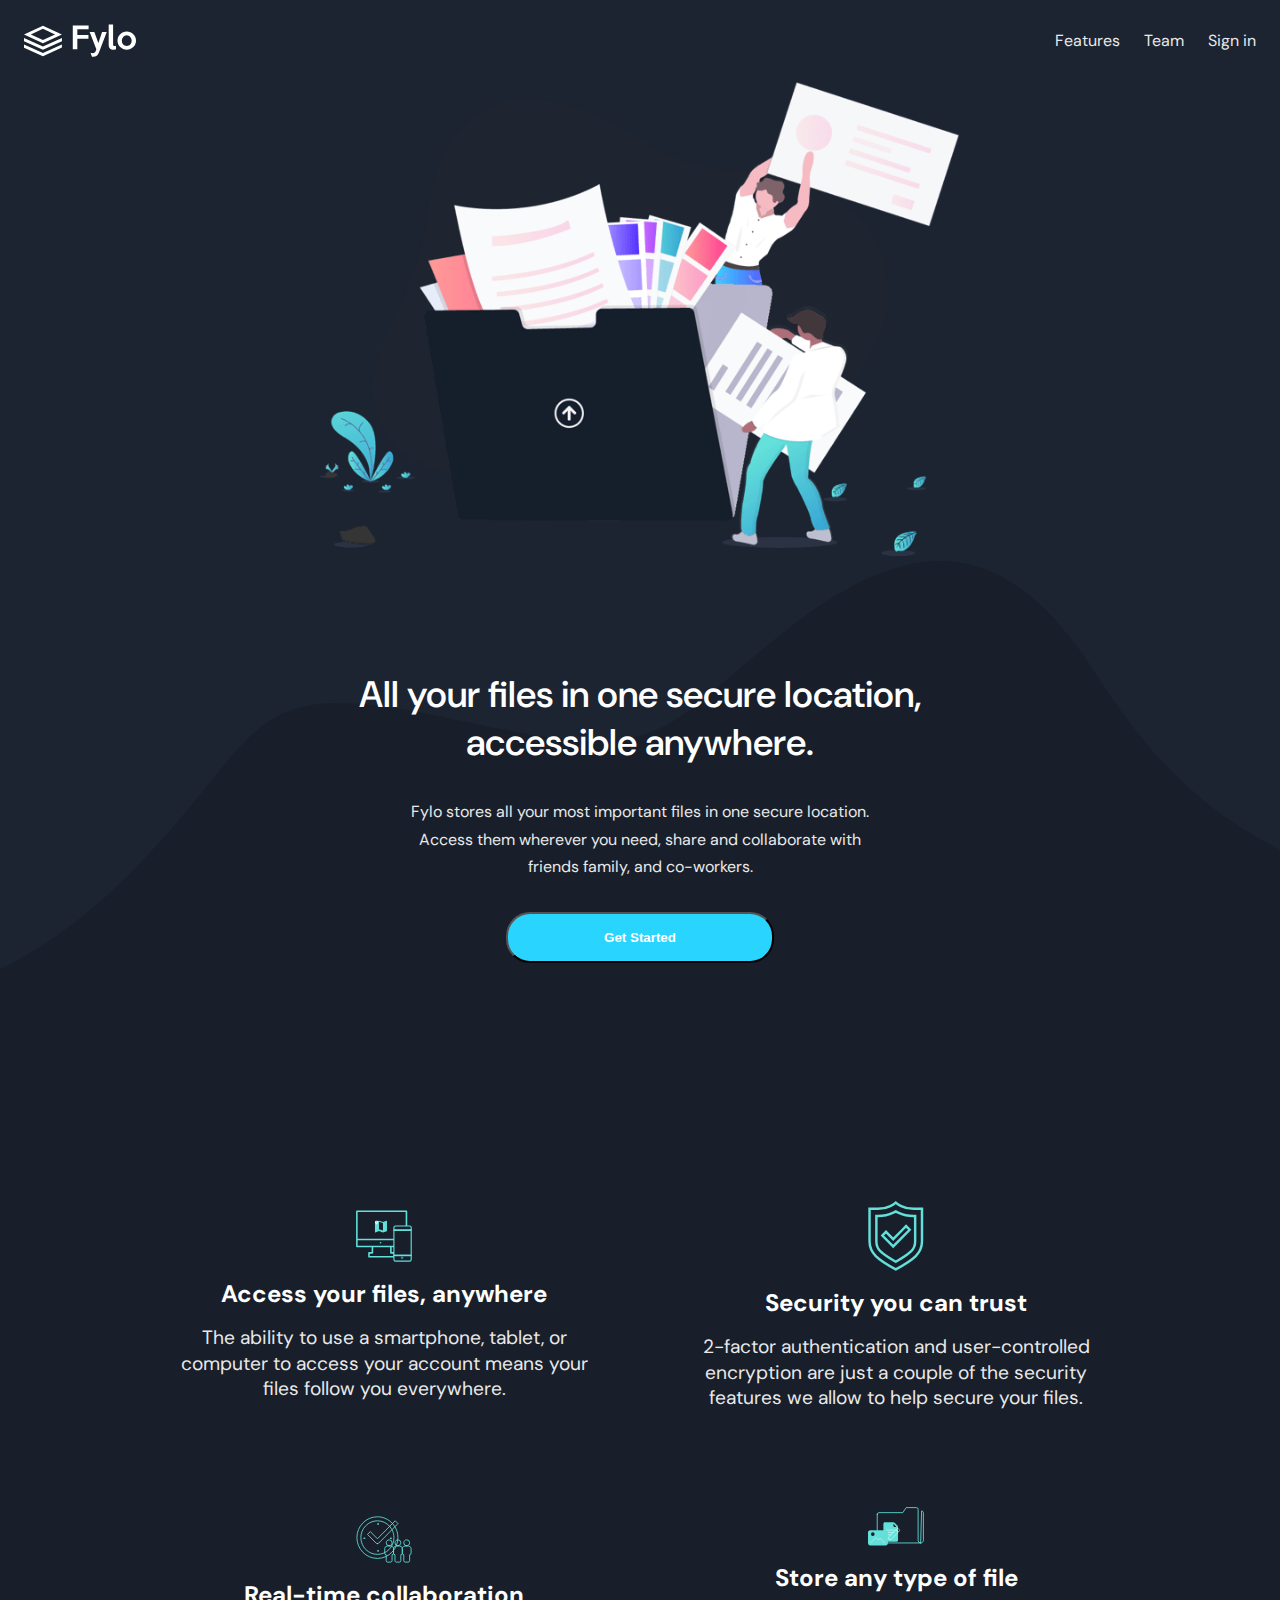
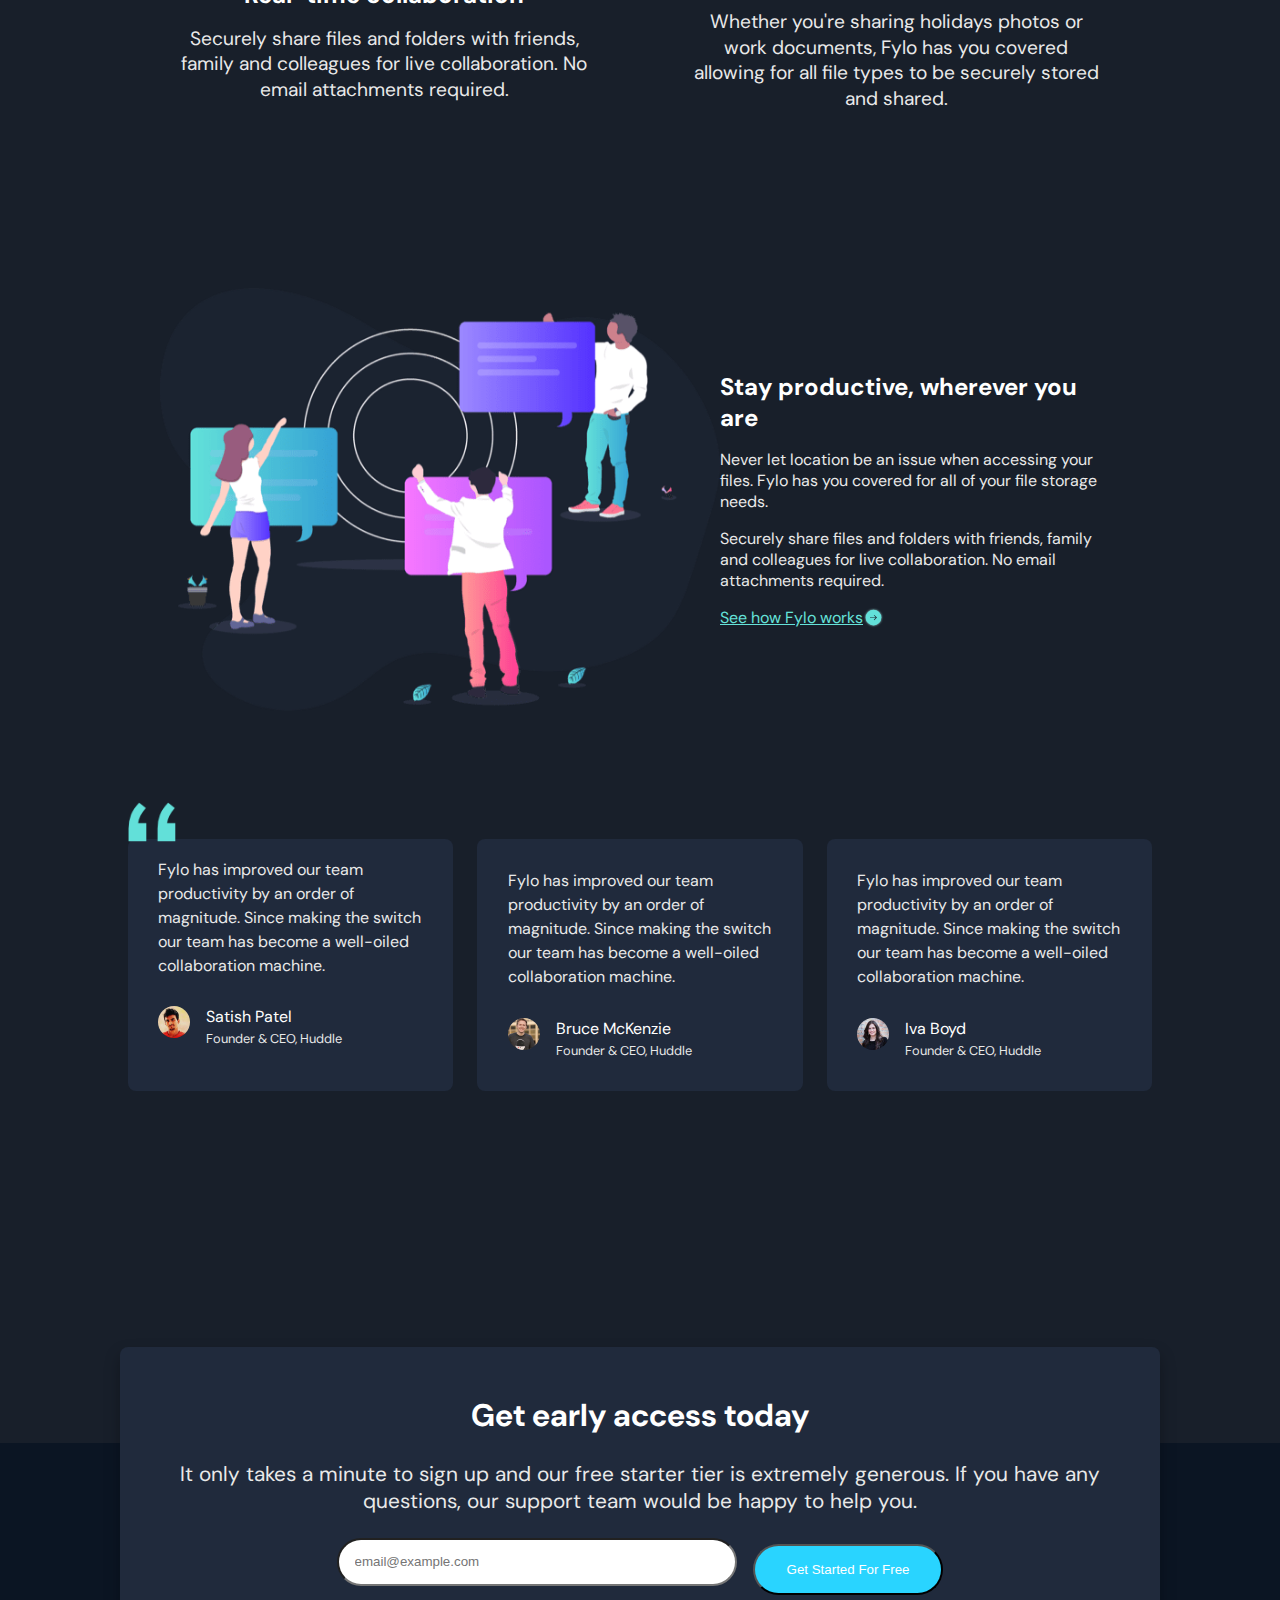
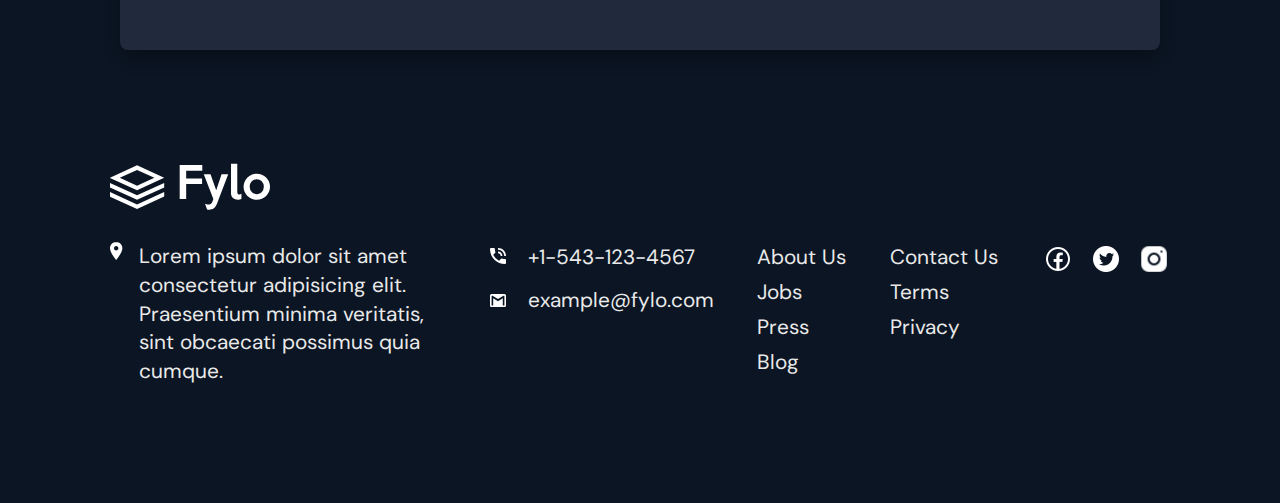
<file: index.html>
<!DOCTYPE html>
<html lang="en">
  <head>
    <meta charset="UTF-8" />
    <meta name="viewport" content="width=device-width, initial-scale=1.0" />
    <link rel="preconnect" href="https://fonts.googleapis.com" />
    <link rel="preconnect" href="https://fonts.gstatic.com" crossorigin />
    <link
      href="https://fonts.googleapis.com/css2?family=DM+Sans:ital,opsz,wght@0,9..40,100..1000;1,9..40,100..1000&family=Raleway:ital,wght@0,100..900;1,100..900&display=swap"
      rel="stylesheet"
    />
    <link rel="preconnect" href="https://fonts.googleapis.com" />
    <link rel="preconnect" href="https://fonts.gstatic.com" crossorigin />
    <link
      href="https://fonts.googleapis.com/css2?family=DM+Sans:ital,opsz,wght@0,9..40,100..1000;1,9..40,100..1000&family=Open+Sans:ital,wght@0,300..800;1,300..800&family=Raleway:ital,wght@0,100..900;1,100..900&display=swap"
      rel="stylesheet"
    />
    <link rel="icon" type="image/png" href="favicon-32x32.png" />
    <link rel="stylesheet" href="style.css" />
    <script src="index.js" defer></script>
    <title>Fylo Landing Page</title>
  </head>
  <body>
    <!-- Header -->
    <header class="header">
      <img src="logo.svg" alt="Fylo logo" class="header-logo" />
      <nav class="header-nav">
        <ul class="nav-list">
          <li class="nav-item"><a href="" class="nav-link">Features</a></li>
          <li class="nav-item"><a href="" class="nav-link">Team</a></li>
          <li class="nav-item"><a href="" class="nav-link">Sign in</a></li>
        </ul>
      </nav>
    </header>

    <main>
      <!-- Hero -->
      <article class="hero">
        <img
          src="illustration-intro.png"
          alt="intro illustration"
          class="hero-image"
        />
        <!-- <img
          src="bg-curvy-mobile.svg"
          alt="bg-curvy-mobile"
          class="bg-curvy-mobile"
        /> -->
        <div class="hero-content">
          <h1 class="hero-title">
            All your files in one secure location, accessible anywhere.
          </h1>
          <p class="hero-text">
            Fylo stores all your most important files in one secure location.
            Access them wherever you need, share and collaborate with friends
            family, and co-workers.
          </p>
          <button type="button" class="btn btn-primary">Get Started</button>
        </div>
      </article>

      <!-- Features Section -->
      <section class="features">
        <article class="feature">
          <img
            src="icon-access-anywhere.svg"
            alt="icon access anywhere"
            class="feature-icon"
          />
          <h2 class="feature-title">Access your files, anywhere</h2>
          <p class="feature-text">
            The ability to use a smartphone, tablet, or computer to access your
            account means your files follow you everywhere.
          </p>
        </article>

        <article class="feature">
          <img
            src="icon-security.svg"
            alt="icon security"
            class="feature-icon"
          />
          <h2 class="feature-title">Security you can trust</h2>
          <p class="feature-text">
            2-factor authentication and user-controlled encryption are just a
            couple of the security features we allow to help secure your files.
          </p>
        </article>

        <article class="feature">
          <img
            src="icon-collaboration.svg"
            alt="icon collaboration"
            class="feature-icon"
          />
          <h2 class="feature-title">Real-time collaboration</h2>
          <p class="feature-text">
            Securely share files and folders with friends, family and colleagues
            for live collaboration. No email attachments required.
          </p>
        </article>

        <article class="feature">
          <img
            src="icon-any-file.svg"
            alt="icon any file"
            class="feature-icon"
          />
          <h2 class="feature-title">Store any type of file</h2>
          <p class="feature-text">
            Whether you're sharing holidays photos or work documents, Fylo has
            you covered allowing for all file types to be securely stored and
            shared.
          </p>
        </article>
      </section>

      <!-- Productive Section -->
      <section class="productive">
        <img
          src="illustration-stay-productive.png"
          alt="illustration stay productive"
          class="productive-image"
        />
        <div class="productive-content">
          <h2 class="productive-title">Stay productive, wherever you are</h2>
          <p class="productive-text">
            Never let location be an issue when accessing your files. Fylo has
            you covered for all of your file storage needs.
          </p>
          <p class="productive-text">
            Securely share files and folders with friends, family and colleagues
            for live collaboration. No email attachments required.
          </p>
          <p class="productive-cta">
            See how Fylo works
            <img
              src="icon-arrow.svg"
              alt="icon arrow"
              class="productive-arrow"
            />
          </p>
        </div>
      </section>

      <!-- Testimonials -->
      <section class="testimonials">
        <article class="testimonial">
          <img src="bg-quotes.png" alt="bg-quotes" class="quote" />
          <p class="testimonial-text">
            Fylo has improved our team productivity by an order of magnitude.
            Since making the switch our team has become a well-oiled
            collaboration machine.
          </p>
          <div class="testimonial-profile">
            <img
              src="profile-1.jpg"
              alt="Satish Patel profile"
              class="testimonial-avatar"
            />
            <p class="testimonial-author">
              Satish Patel <br /><span>Founder & CEO, Huddle</span>
            </p>
          </div>
        </article>

        <article class="testimonial">
          <p class="testimonial-text">
            Fylo has improved our team productivity by an order of magnitude.
            Since making the switch our team has become a well-oiled
            collaboration machine.
          </p>
          <div class="testimonial-profile">
            <img
              src="profile-2.jpg"
              alt="Bruce McKenzie profile"
              class="testimonial-avatar"
            />
            <p class="testimonial-author">
              Bruce McKenzie <br /><span>Founder & CEO, Huddle</span>
            </p>
          </div>
        </article>

        <article class="testimonial">
          <p class="testimonial-text">
            Fylo has improved our team productivity by an order of magnitude.
            Since making the switch our team has become a well-oiled
            collaboration machine.
          </p>
          <div class="testimonial-profile">
            <img
              src="profile-3.jpg"
              alt="Iva Boyd profile"
              class="testimonial-avatar"
            />
            <p class="testimonial-author">
              Iva Boyd <br /><span>Founder & CEO, Huddle</span>
            </p>
          </div>
        </article>
      </section>

      <!-- Call to Action -->
    </main>

    <!-- Footer -->
    <footer class="footer">
      <article class="cta">
        <h2 class="cta-title">Get early access today</h2>
        <p class="cta-text">
          It only takes a minute to sign up and our free starter tier is
          extremely generous. If you have any questions, our support team would
          be happy to help you.
        </p>
        <div class="cta-form">
          <div class="input-wrapper">
            <input
              type="email"
              placeholder="email@example.com"
              class="cta-input"
            />
            <span class="email-error"></span>
            <span class="email-approved"></span>
          </div>
          <button type="button" class="btn-secondary">
            Get Started For Free
          </button>
        </div>
      </article>
      <div class="footer-about">
        <img src="logo.svg" alt="Fylo logo" class="footer-logo" />
        <p class="footer-address">
          <img
            src="icon-location.svg"
            alt="icon location"
            class="footer-icon"
          />
          Lorem ipsum dolor sit amet consectetur adipisicing elit. Praesentium
          minima veritatis, sint obcaecati possimus quia cumque.
        </p>
      </div>

      <div class="footer-contact">
        <p>
          <img src="icon-phone.svg" alt="icon phone" class="footer-icon" />
          +1-543-123-4567
        </p>
        <p>
          <img src="icon-email.svg" alt="icon email" class="footer-icon" />
          example@fylo.com
        </p>
      </div>

      <div class="footer-links">
        <p>About Us</p>
        <p>Jobs</p>
        <p>Press</p>
        <p>Blog</p>
      </div>

      <div class="footer-links">
        <p>Contact Us</p>
        <p>Terms</p>
        <p>Privacy</p>
      </div>

      <div class="footer-socials">
        <img src="fb1.png" alt="facebook icon" class="footer-social-icon" />
        <img src="twitter1.png" alt="twitter icon" class="footer-social-icon" />
        <img
          src="instagram1.png"
          alt="instagram icon"
          class="footer-social-icon"
        />
      </div>
    </footer>
  </body>
</html>
</file>
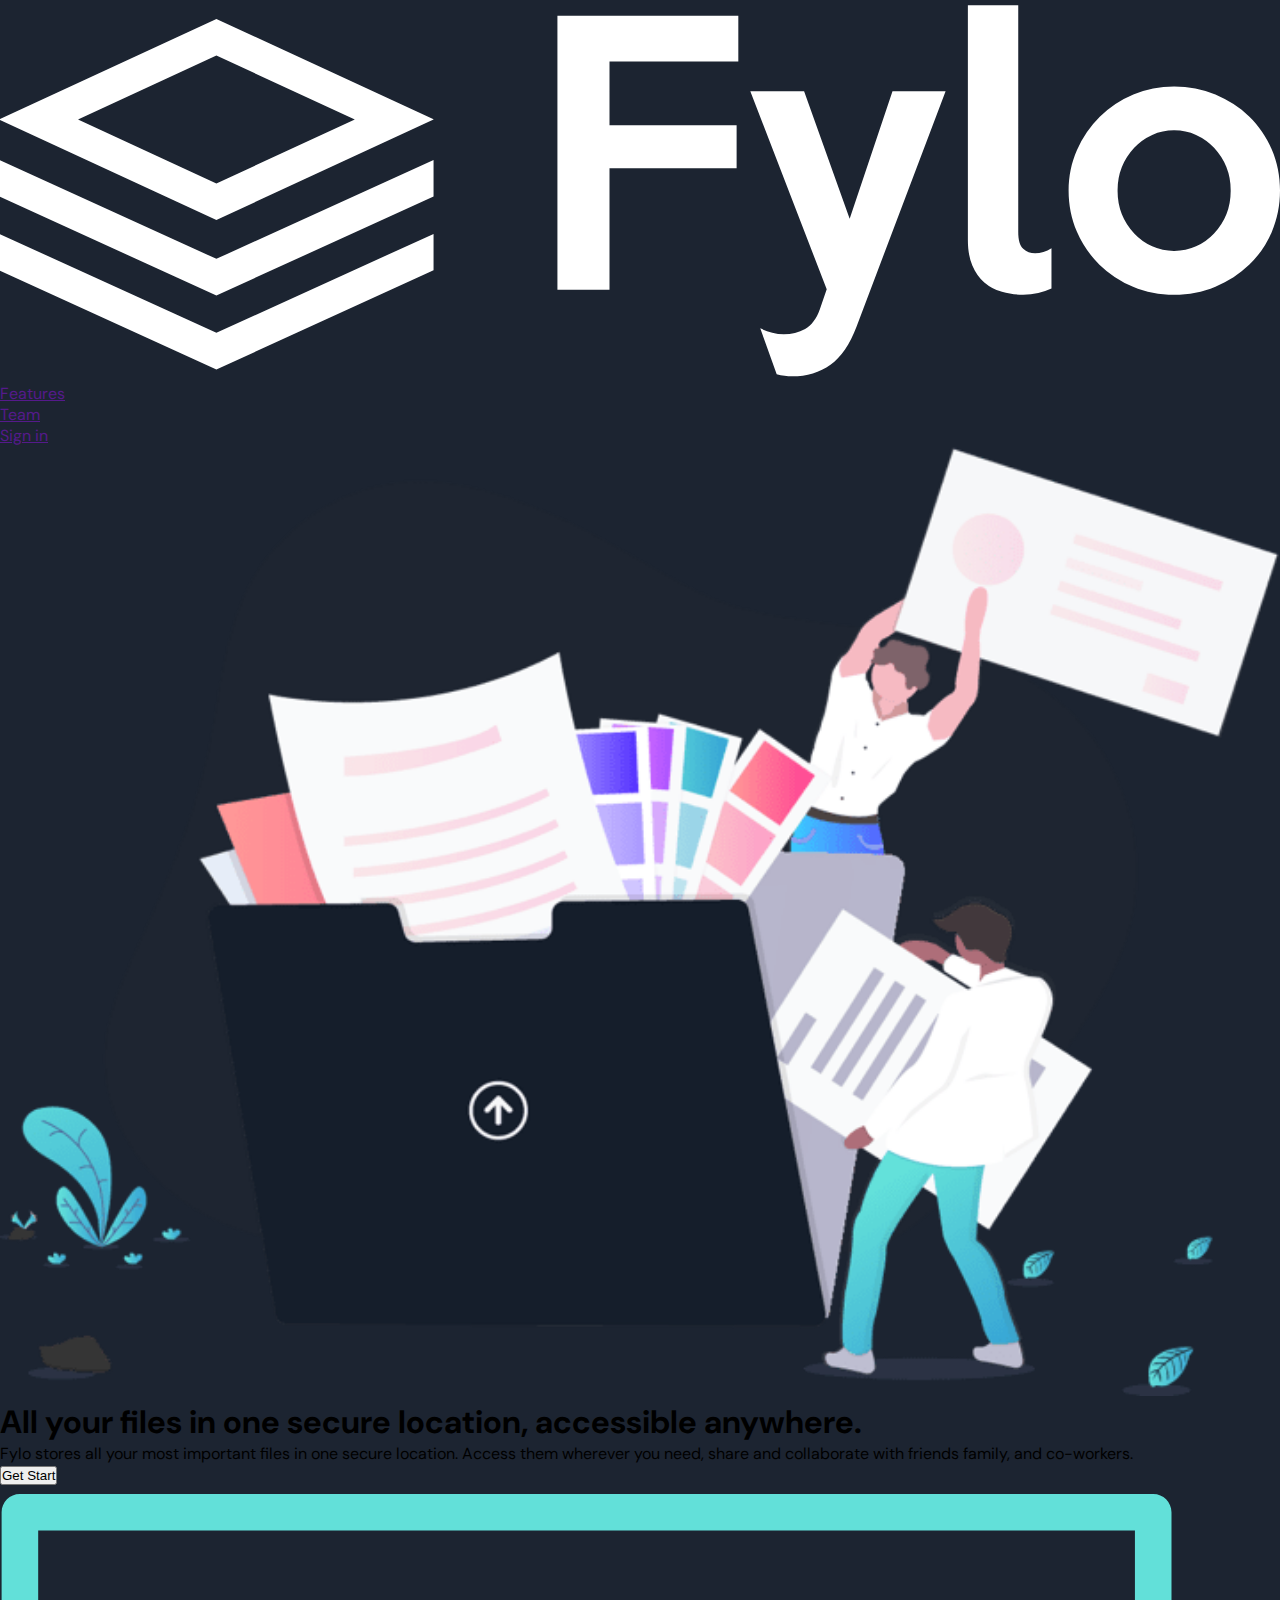
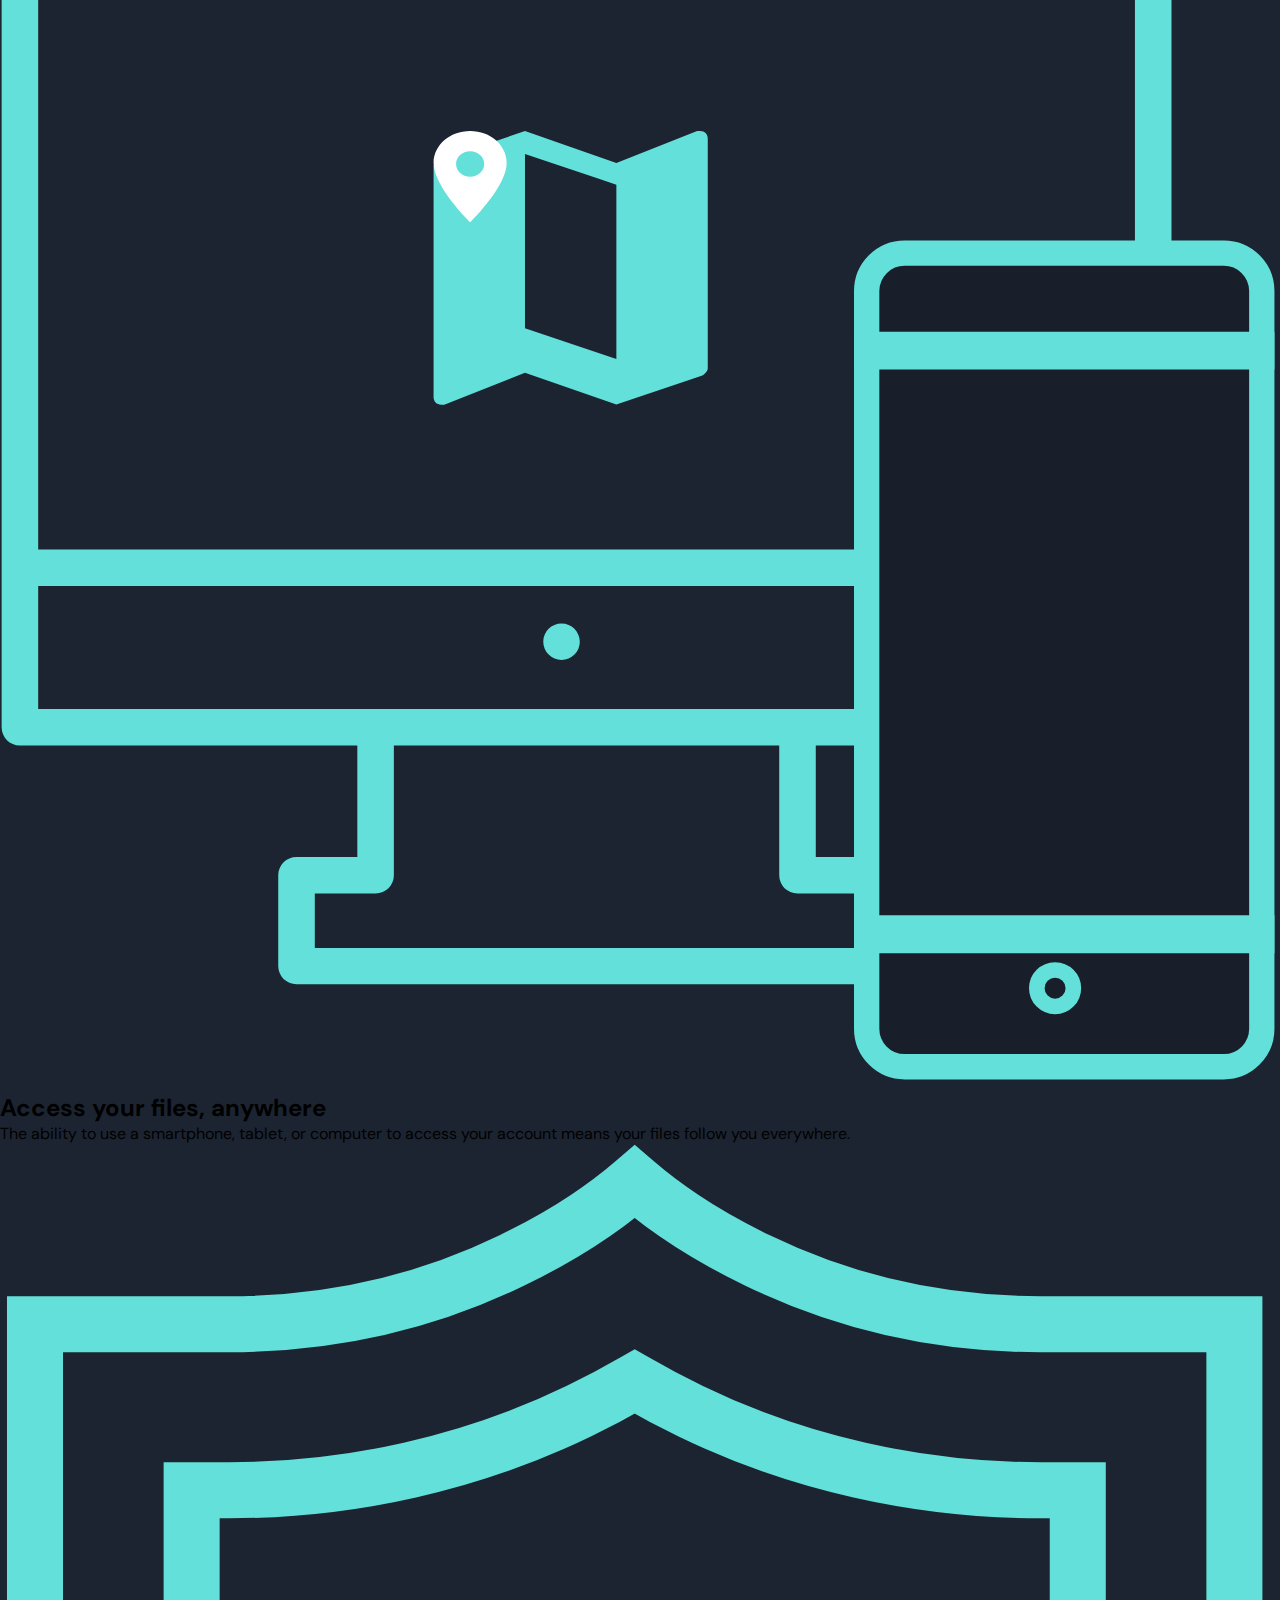
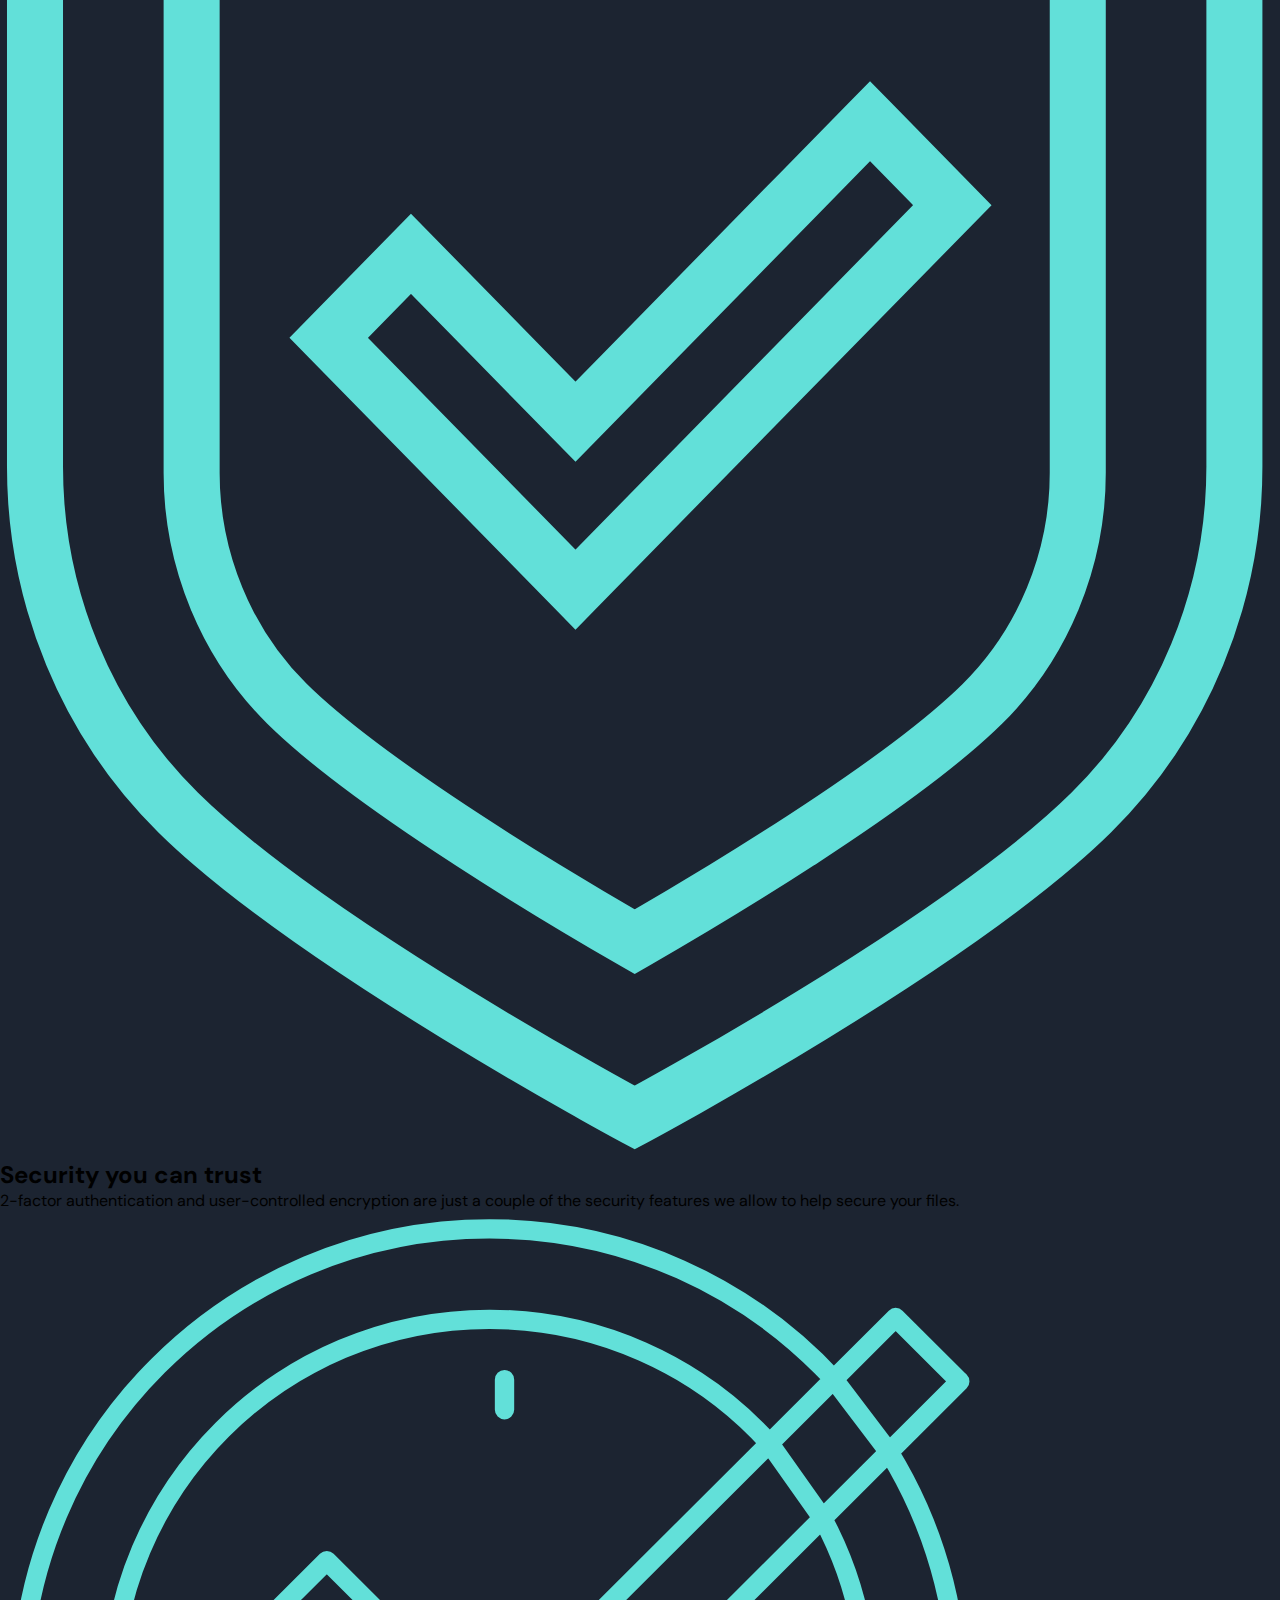
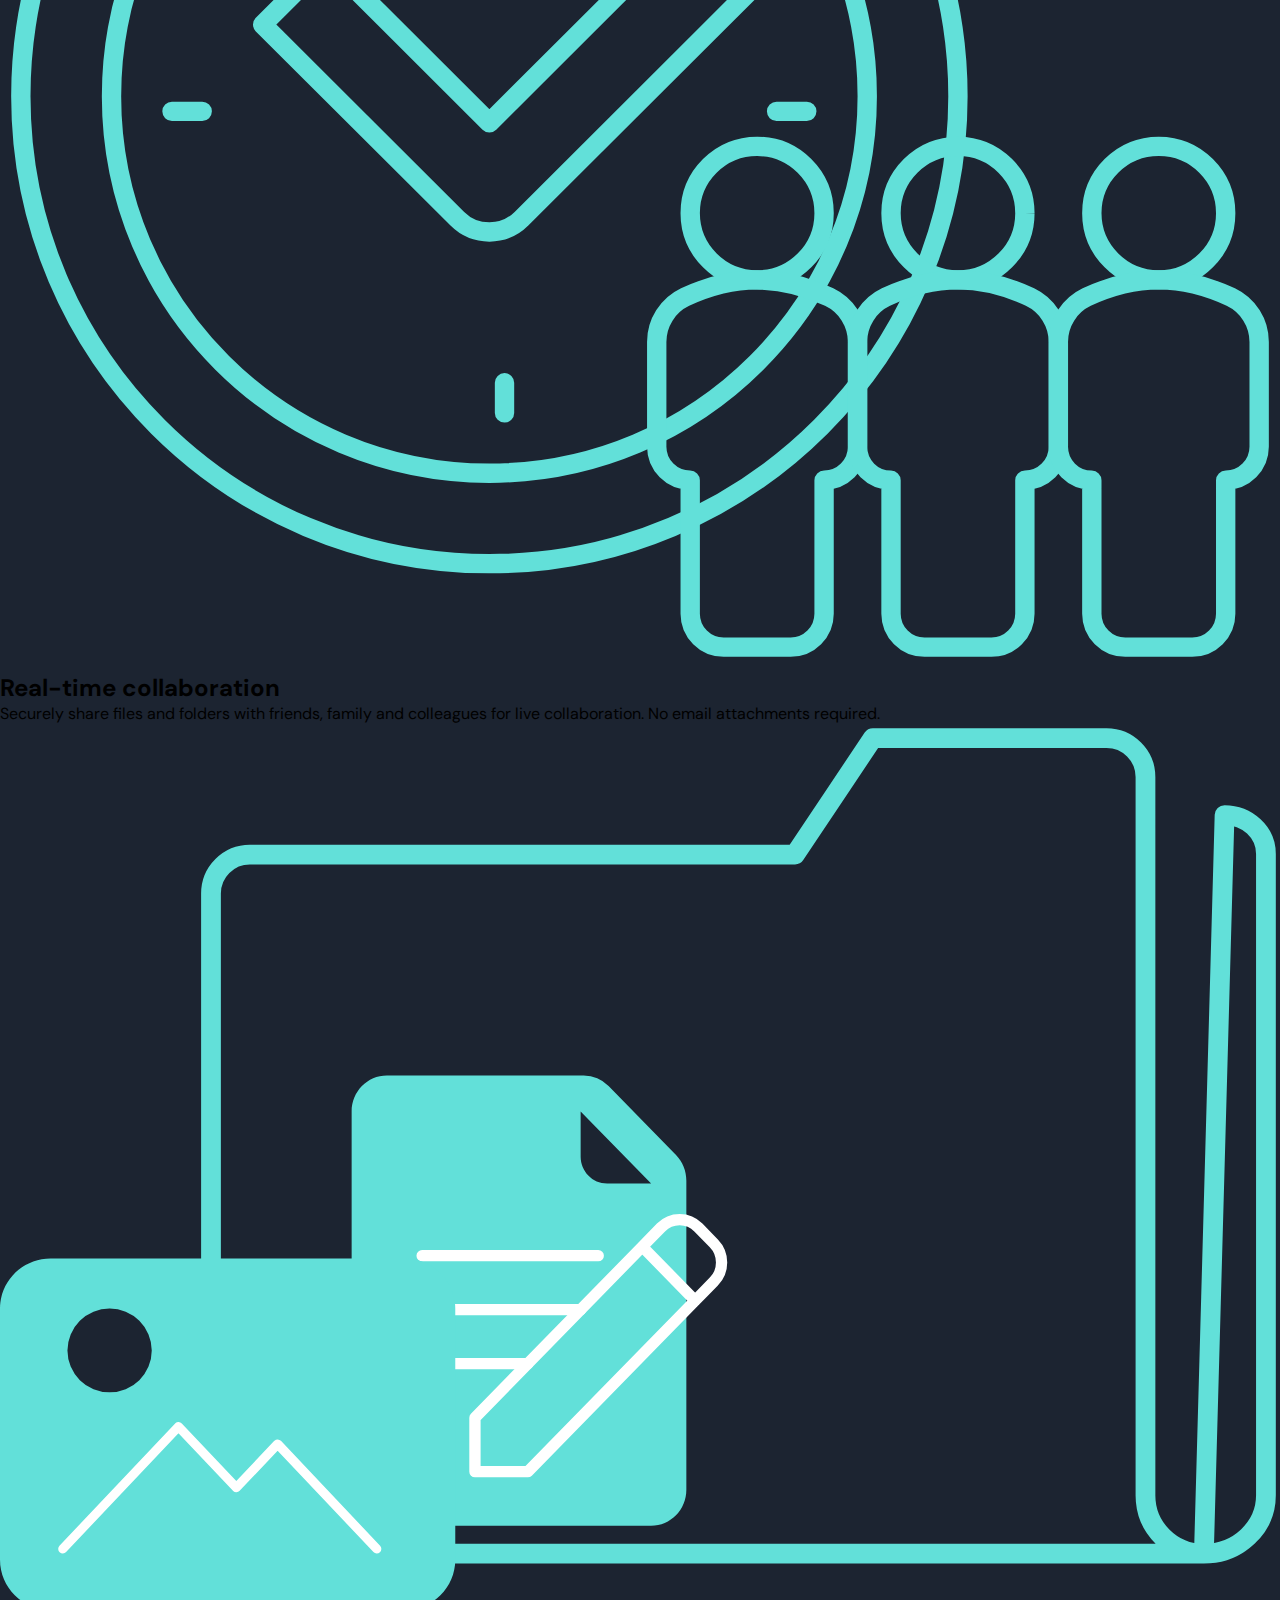
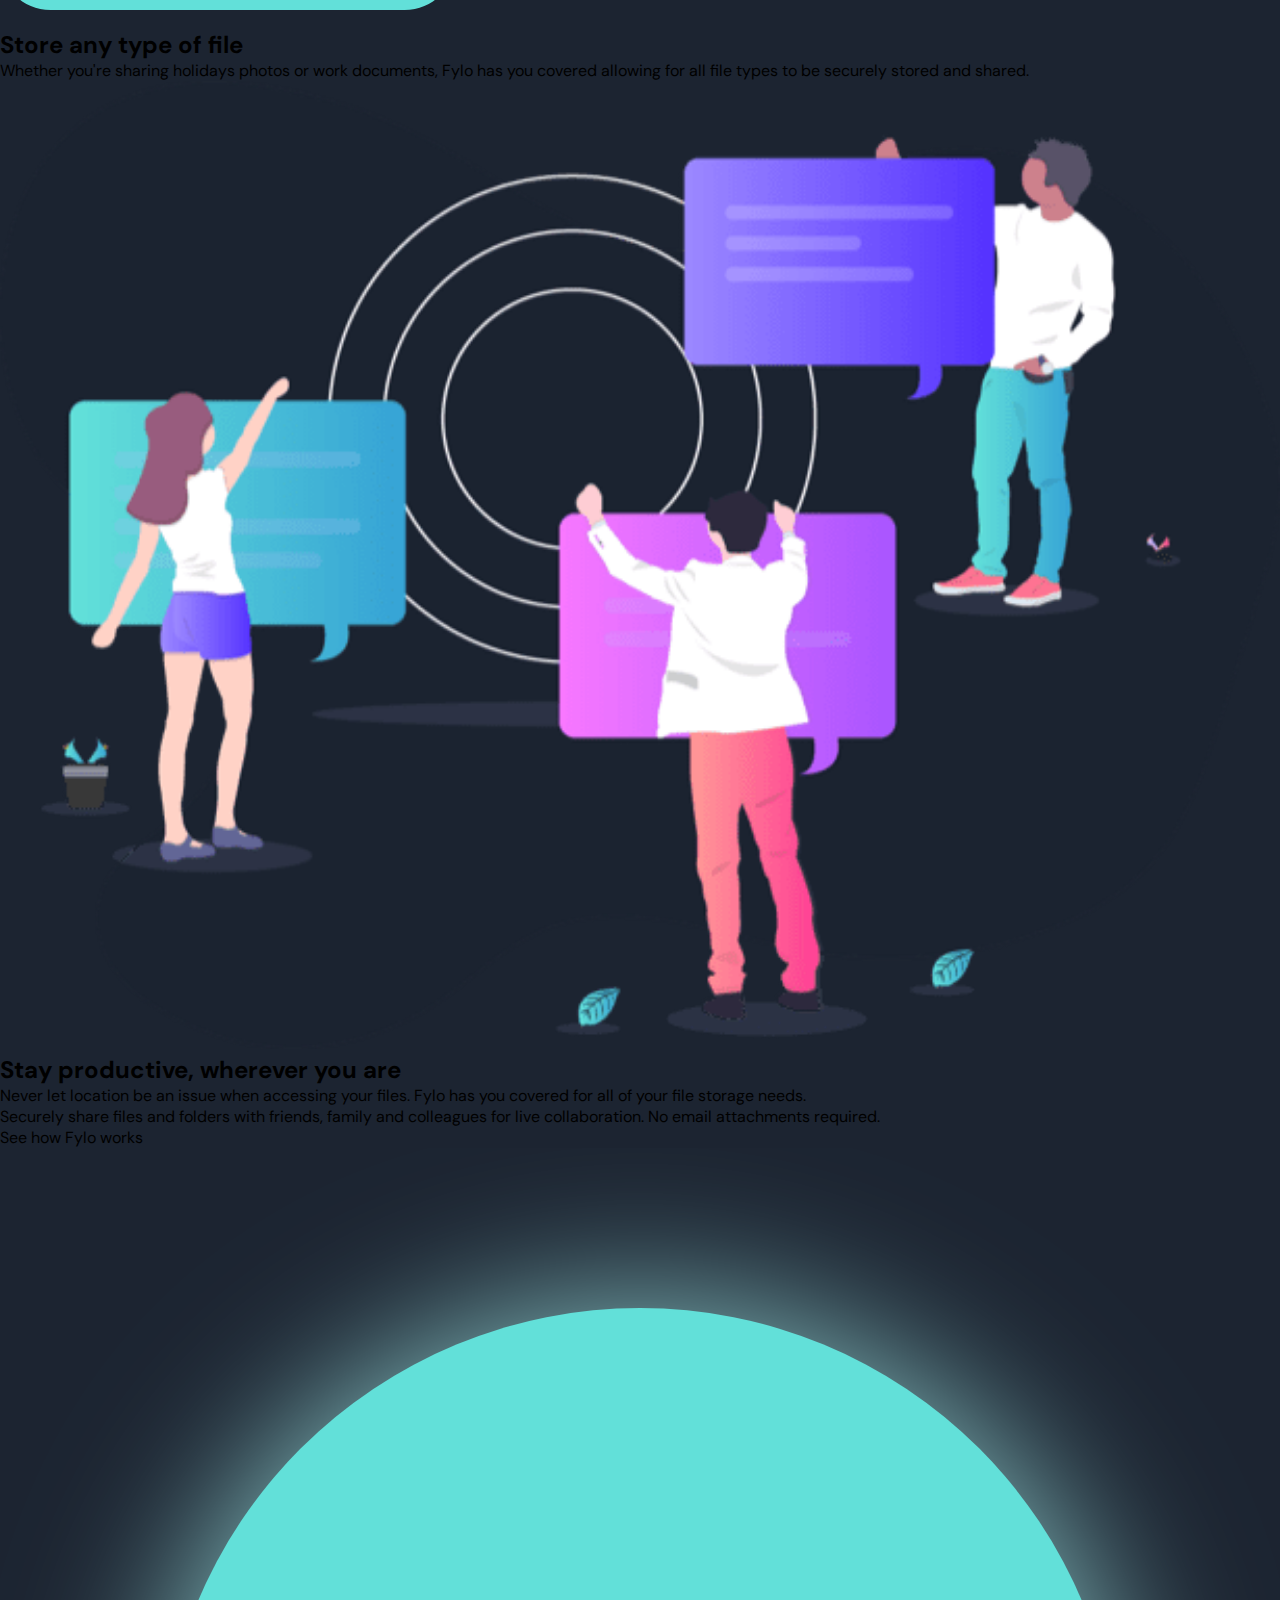
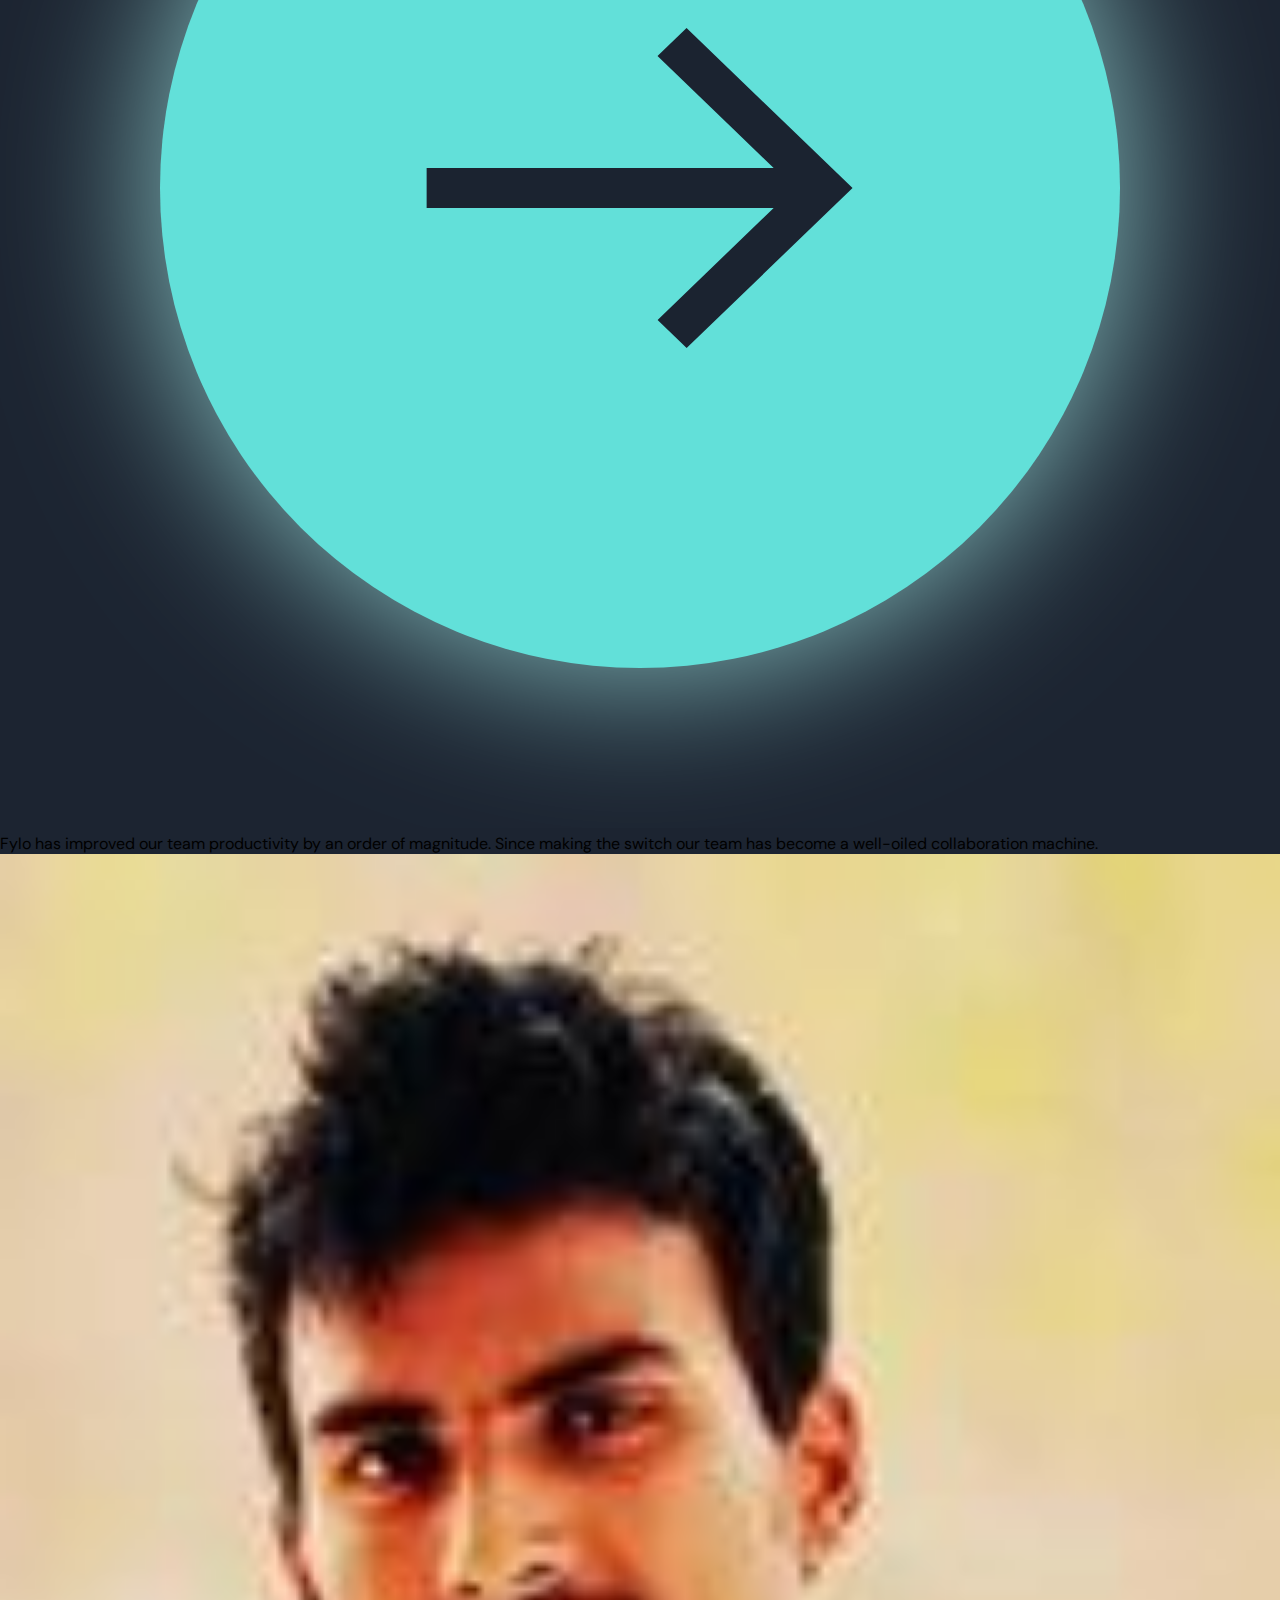
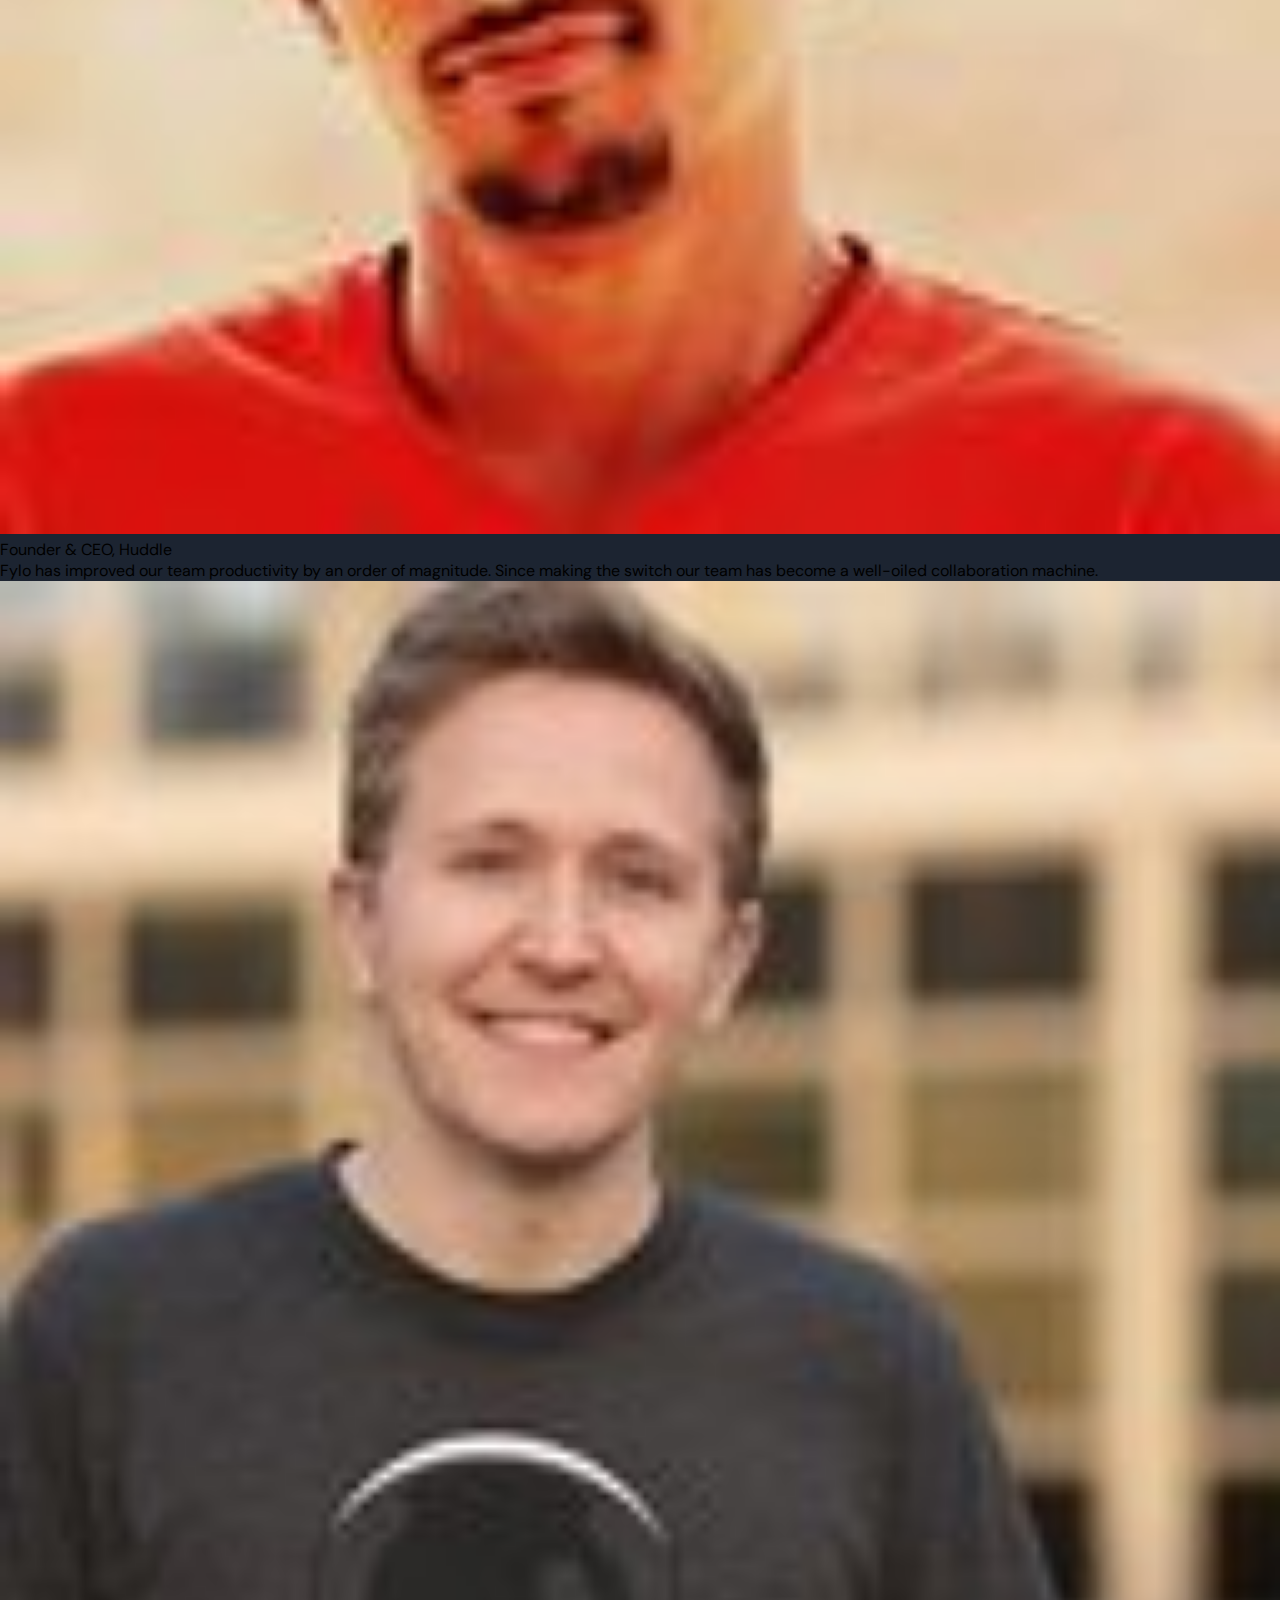
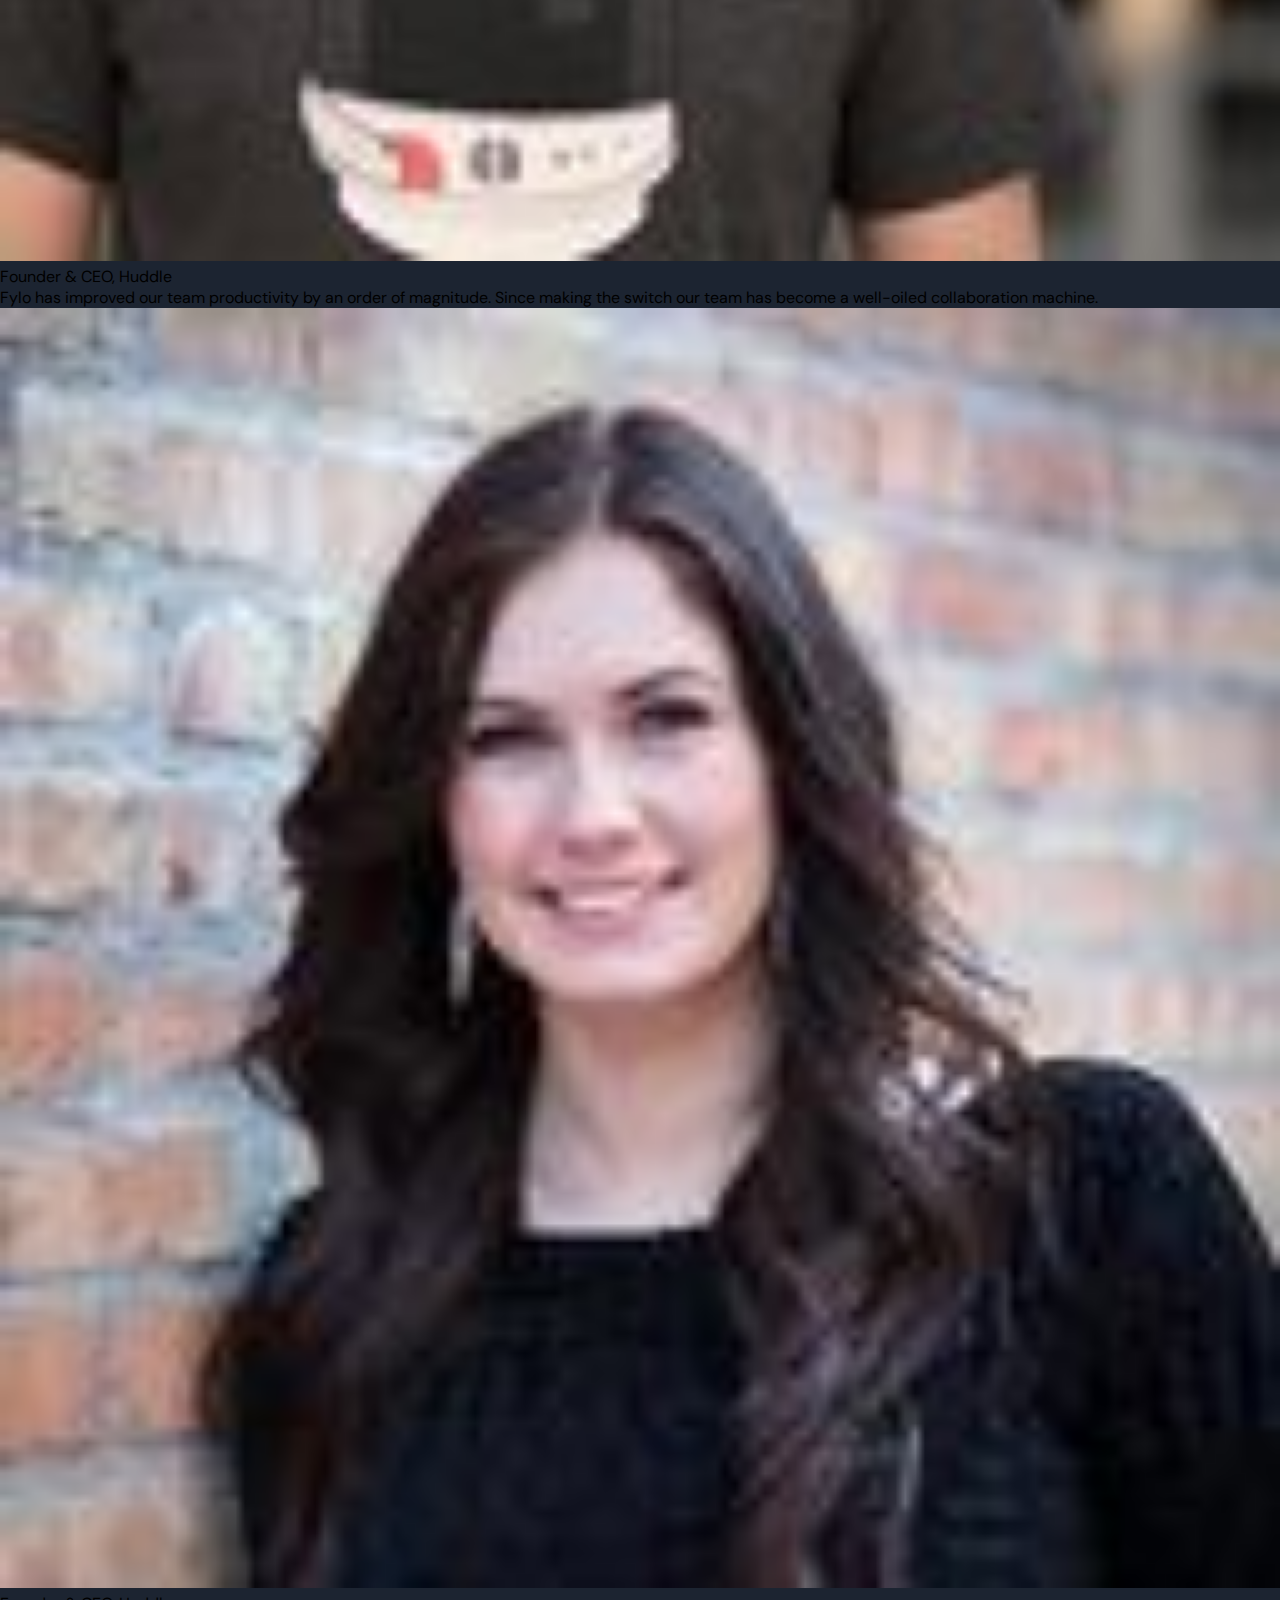
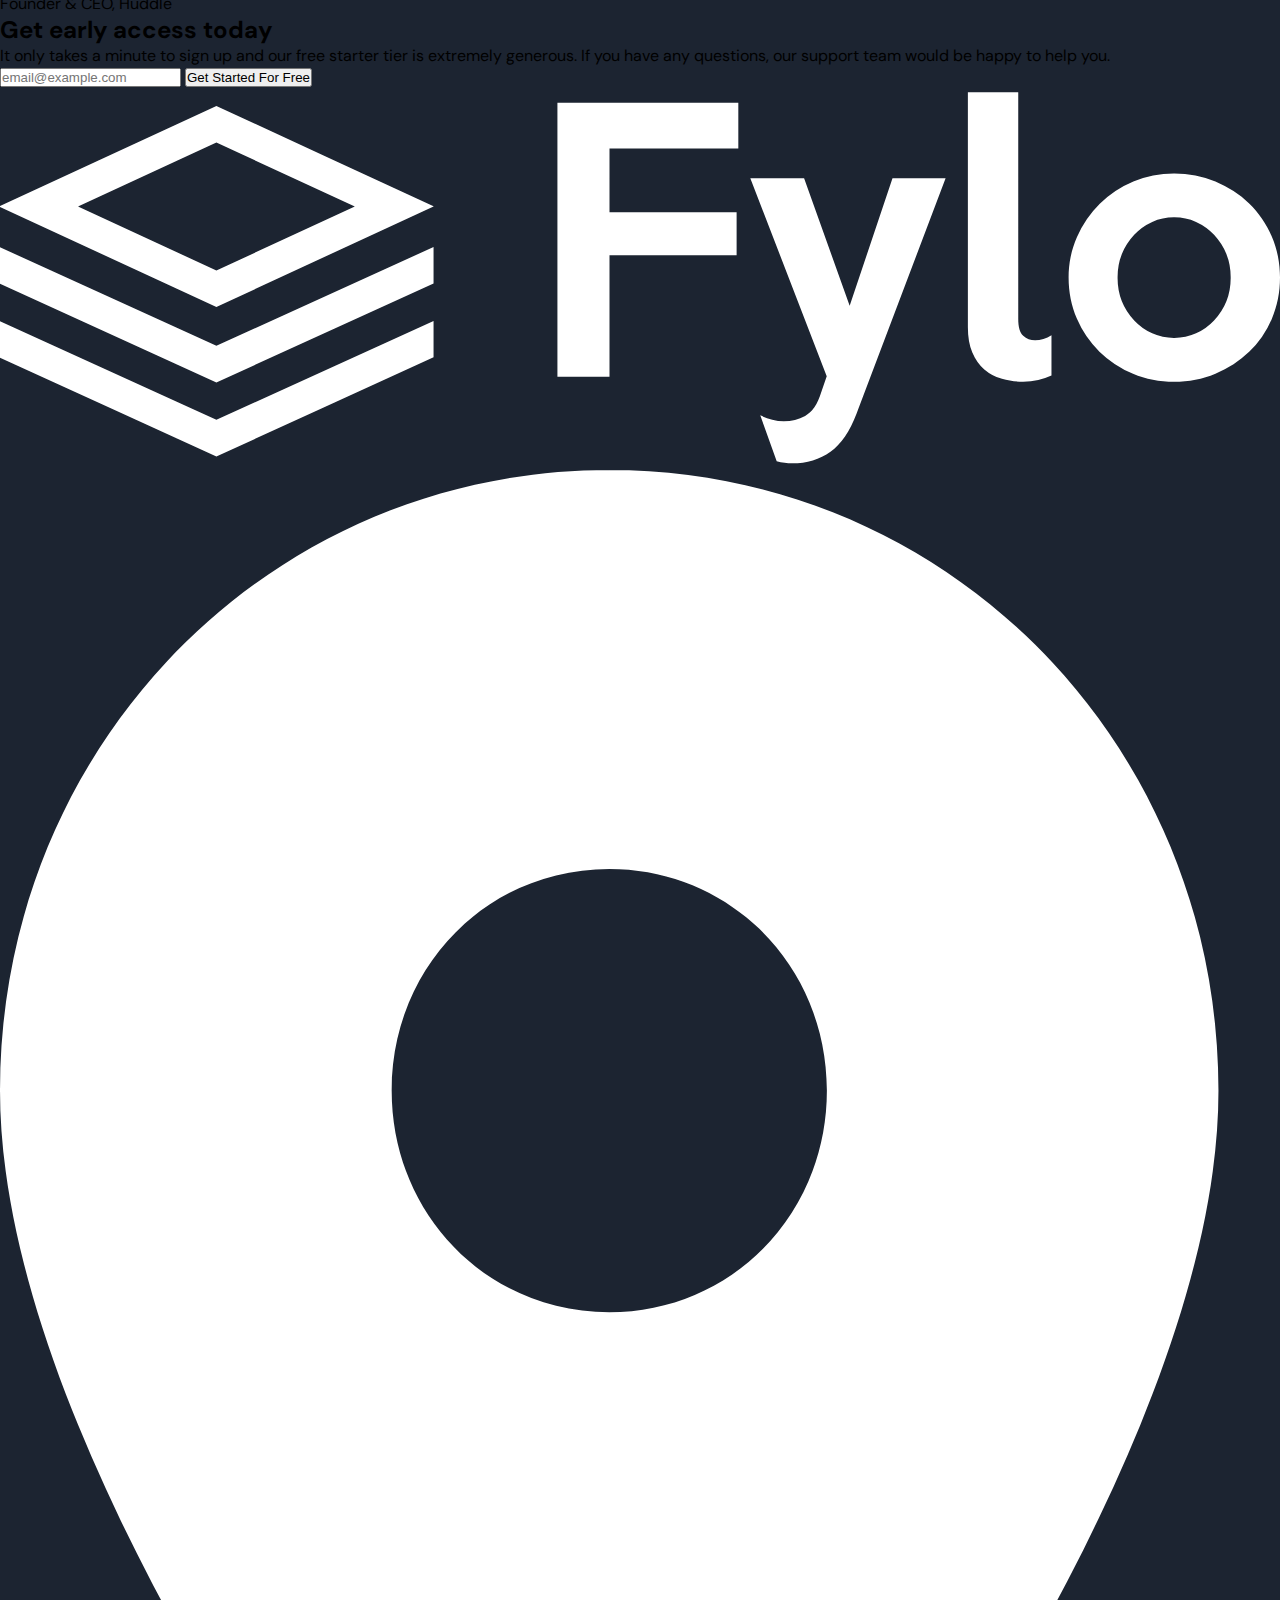
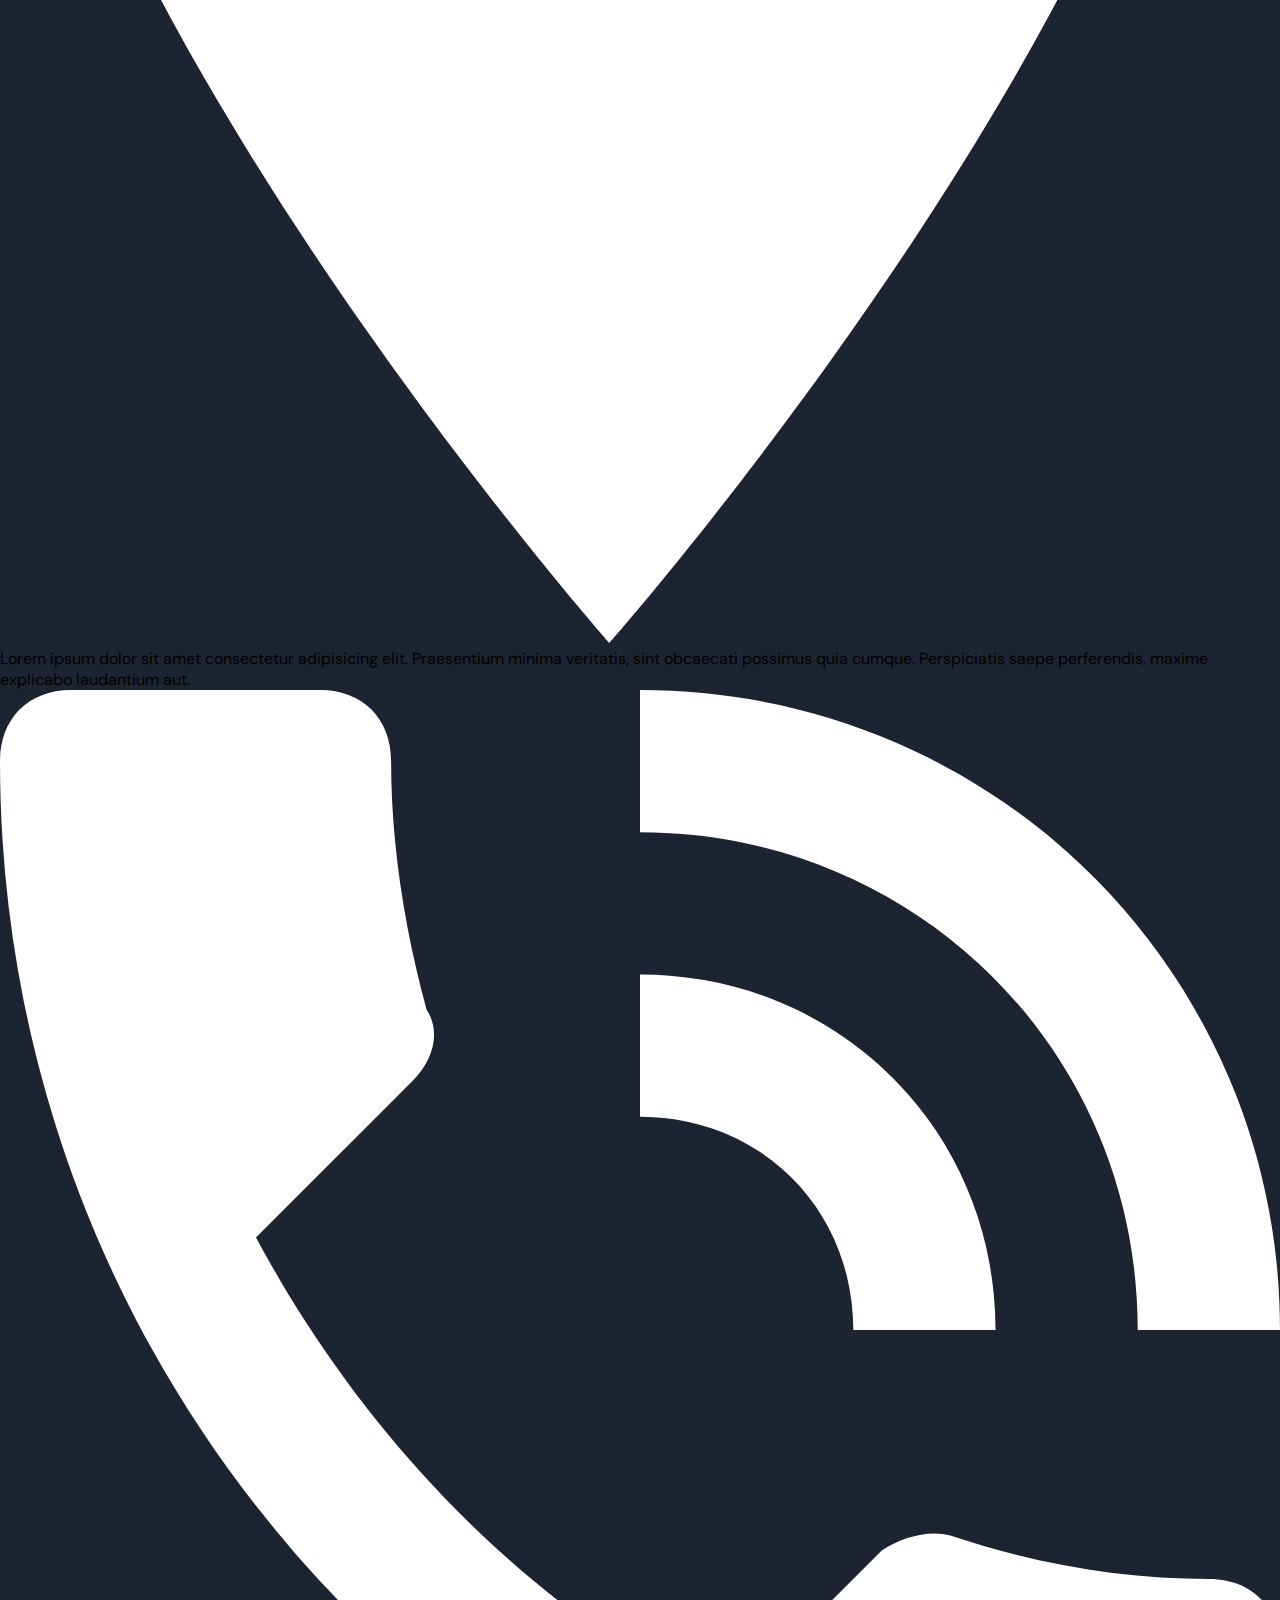
<file: indexExtra.html>
<!DOCTYPE html>
<html lang="en">
  <head>
    <meta charset="UTF-8" />
    <meta name="viewport" content="width=device-width, initial-scale=1.0" />
    <link rel="preconnect" href="https://fonts.googleapis.com" />
    <link rel="preconnect" href="https://fonts.gstatic.com" crossorigin />
    <link
      href="https://fonts.googleapis.com/css2?family=DM+Sans:ital,opsz,wght@0,9..40,100..1000;1,9..40,100..1000&family=Raleway:ital,wght@0,100..900;1,100..900&display=swap"
      rel="stylesheet"
    />
    <link rel="preconnect" href="https://fonts.googleapis.com" />
    <link rel="preconnect" href="https://fonts.gstatic.com" crossorigin />
    <link
      href="https://fonts.googleapis.com/css2?family=DM+Sans:ital,opsz,wght@0,9..40,100..1000;1,9..40,100..1000&family=Open+Sans:ital,wght@0,300..800;1,300..800&family=Raleway:ital,wght@0,100..900;1,100..900&display=swap"
      rel="stylesheet"
    />
    <link rel="stylesheet" href="style.css" />
    <title>Document</title>
  </head>
  <body>
    <header>
      <img src="logo.svg" alt="logo" />
      <nav>
        <li><a href="">Features</a></li>
        <li><a href="">Team</a></li>
        <li><a href="">Sign in</a></li>
      </nav>
    </header>
    <main>
      <article>
        <img src="illustration-intro.png" alt="intro illustration" />
        <h1>All your files in one secure location, accessible anywhere.</h1>
        <p>
          Fylo stores all your most important files in one secure location.
          Access them wherever you need, share and collaborate with friends
          family, and co-workers.
        </p>
        <button type="button">Get Start</button>
      </article>
      <section>
        <article>
          <img src="icon-access-anywhere.svg" alt="icon-access-anywhere" />
          <h2>Access your files, anywhere</h2>
          <p>
            The ability to use a smartphone, tablet, or computer to access your
            account means your files follow you everywhere.
          </p>
        </article>
        <article>
          <img src="icon-security.svg" alt="icon-security" />
          <h2>Security you can trust</h2>
          <p>
            2-factor authentication and user-controlled encryption are just a
            couple of the security features we allow to help secure your files.
          </p>
        </article>
        <article>
          <img src="icon-collaboration.svg" alt="icon-collaboration" />
          <h2>Real-time collaboration</h2>
          <p>
            Securely share files and folders with friends, family and colleagues
            for live collaboration. No email attachments required.
          </p>
        </article>
        <article>
          <img src="icon-any-file.svg" alt="icon-any-file" />
          <h2>Store any type of file</h2>
          <p>
            Whether you're sharing holidays photos or work documents, Fylo has
            you covered allowing for all file types to be securely stored and
            shared.
          </p>
        </article>
      </section>
      <section>
        <img
          src="illustration-stay-productive.png"
          alt="illustration-stay-productive"
        />
        <div>
          <h2>Stay productive, wherever you are</h2>
          <p>
            Never let location be an issue when accessing your files. Fylo has
            you covered for all of your file storage needs.
          </p>
          <p>
            Securely share files and folders with friends, family and colleagues
            for live collaboration. No email attachments required.
          </p>
          <p>
            See how Fylo works <img src="icon-arrow.svg" alt="icon-arrow" />
          </p>
        </div>
      </section>
      <section>
        <article>
          <p>
            Fylo has improved our team productivity by an order of magnitude.
            Since making the switch our team has become a well-oiled
            collaboration machine.
          </p>
          <div>
            <img src="profile-1.jpg" alt="Satish Patel profile" />
            <p>Founder & CEO, Huddle</p>
          </div>
        </article>
        <article>
          <p>
            Fylo has improved our team productivity by an order of magnitude.
            Since making the switch our team has become a well-oiled
            collaboration machine.
          </p>
          <div>
            <img src="profile-2.jpg" alt="Bruce McKenzie" />
            <p>Founder & CEO, Huddle</p>
          </div>
        </article>
        <article>
          <p>
            Fylo has improved our team productivity by an order of magnitude.
            Since making the switch our team has become a well-oiled
            collaboration machine.
          </p>
          <div>
            <img src="profile-3.jpg" alt="Iva Boyd" />
            <p>Founder & CEO, Huddle</p>
          </div>
        </article>
      </section>
      <article>
        <h2>Get early access today</h2>
        <p>
          It only takes a minute to sign up and our free starter tier is
          extremely generous. If you have any questions, our support team would
          be happy to help you.
        </p>
        <div>
          <input type="email" placeholder="email@example.com" />
          <button type="button">Get Started For Free</button>
        </div>
      </article>
    </main>
    <footer>
      <div>
        <img src="logo.svg" alt="" />
        <p>
          <img src="icon-location.svg" alt="icon-location" />
          Lorem ipsum dolor sit amet consectetur adipisicing elit. Praesentium
          minima veritatis, sint obcaecati possimus quia cumque. Perspiciatis
          saepe perferendis, maxime explicabo laudantium aut.
        </p>
      </div>
      <div>
        <img src="icon-phone.svg" alt="icon-phone" />
        <p>+1-543-123-4567</p>
      </div>
      <div>
        <img src="icon-email.svg" alt="icon-email" />
        <p>example@fylo.com</p>
      </div>
      <div>
        <p>About Us</p>
        <p>Jobs</p>
        <p>Press</p>
        <p>Blog</p>
      </div>
      <div>
        <p>Contact Us</p>
        <p>Terms</p>
        <p>Privacy</p>
      </div>
      <div>
        <img src="fb.png" alt="facebook icon" />
        <img src="twitter.png" alt="twitter icon" />
        <img src="instagram.png" alt="instragram icon" />
      </div>
    </footer>
  </body>
</html>
</file>
<file: style.css>
* {
  box-sizing: border-box;
  margin: 0;
  padding: 0;
  /* border: 1px solid red; */
}

:root {
  --navy850: hsl(217, 28%, 15%); /*intro and email sign up background */
  --navy900MainBackground: hsl(218, 28%, 13%);
  --navy950FooterBackground: hsl(216, 53%, 9%);
  --navy800: hsl(219, 30%, 18%);
  --teal200: hsl(176, 68%, 64%);
  --cyan500: hsl(198, 60%, 50%);
  --red: hsl(0, 100%, 63%);
  --white: hsl(0, 0%, 100%);
  --whiteText: rgb(233, 233, 233);
  --font-familyForHeadingCalltoActionHeaderNavigation: "DM Sans", sans-serif;
  --mainfont-family: "DM Sans", sans-serif;
}

body {
  display: flex;
  flex-direction: column;
  justify-content: center;
  min-height: 100vh;
  font-family: var(--font-familyForHeadingCalltoActionHeaderNavigation);
  /* background-color: var(--navy900MainBackground); */
  background-color: var(--navy850);
}

img {
  width: 100%;
}

/* Header */
.header {
  background-color: var(--navy850);
  display: flex;
  flex-direction: row;
  align-items: center;
  justify-content: space-between;
  width: 100%;
  padding: 1.5rem;
}
.header-logo {
  width: 7rem;
}

.nav-list {
  display: flex;
  flex-direction: row;
  align-items: center;
  justify-content: center;
  gap: 1.5rem;
}
.nav-item {
  list-style: none;
}

.nav-item:hover {
  text-decoration: underline;
  color: var(--white);
}

.nav-link {
  color: var(--whiteText);
  text-decoration: none;
}

/* Hero */
.hero {
  text-align: center;
}

.hero-image {
  /* background-color: var(--navy850); */
  width: 100%;
  /* z-index: -1; */
}

.hero-content {
  display: flex;
  flex-direction: column;
  align-items: center;
  justify-content: center;
  background-image: url(bg-curvy-mobile.svg);
  background-repeat: no-repeat;
  background-position: 50%;
  height: 30rem;
  gap: 1rem;
  background-size: cover;
}

.bg-curvy-mobile {
  height: 4rem;
}
.hero-title {
  color: var(--white);
  font-size: 2.3rem;
  font-weight: 550;
  margin-top: 2rem;
}
.hero-text {
  color: rgb(233, 233, 233);
  /* font-size: 1.2rem; */
  line-height: 1.7rem;
  padding: 4rem;
  margin-top: -3rem;
  margin-bottom: -3rem;
}
.btn {
  padding: 1rem 6rem;
  background-color: rgb(41, 212, 255);
  color: var(--white);
  font-weight: bold;
  border-radius: 1.5rem;
}

button {
  cursor: pointer;
}

button:hover {
  background-color: rgb(96, 223, 255);
}
/* .btn-primary {
} */

/* Features */
.features {
  display: flex;
  flex-direction: column;
  align-items: center;
  justify-content: center;
  gap: 6rem;
  padding: 2rem;
  padding-bottom: 6rem;
  /* margin-bottom: 6rem; */
  background-color: var(--navy900MainBackground);
}
.feature {
  display: flex;
  flex-direction: column;
  align-items: center;
  justify-content: center;
  gap: 1rem;
}
.feature-icon {
  width: 3.5rem;
}
.feature-title {
  color: var(--white);
}
.feature-text {
  color: var(--whiteText);
  text-align: center;
}

/* Productive */
.productive {
  padding: 3rem;
  padding-bottom: 6rem;
  background-color: var(--navy900MainBackground);
}
.productive-image {
}
.productive-content {
  display: flex;
  flex-direction: column;
  gap: 1rem;
}
.productive-title {
  color: var(--white);
}
.productive-text {
  color: var(--whiteText);
}
.productive-cta {
  color: var(--teal200);
  display: flex;
  text-decoration: underline;
}

.productive-cta:hover {
  color: var(--whiteText);
  cursor: pointer;
}

.productive-arrow {
  width: 1.3rem;
}

/* Testimonials */
.testimonials {
  display: flex;
  flex-direction: column;
  padding: 8rem;
  gap: 1.5rem;
  padding-bottom: 22rem;
  /* margin-bottom: 10rem; */
  background-color: var(--navy900MainBackground);
}

.quote {
  width: 3rem;
  margin-top: -4.2rem;
  margin-left: -1.9rem;
}

.testimonial {
  background-color: var(--navy800);
  padding: 1.9rem;
  display: flex;
  flex-direction: column;
  gap: 1rem;
  border-radius: 0.5rem;
}
.testimonial-text {
  color: var(--whiteText);
  line-height: 1.5rem;
}
.testimonial-profile {
  display: flex;
  flex-direction: row;
  gap: 1rem;
  margin-top: 0.8rem;
}
.testimonial-avatar {
  width: 2rem;
  height: 2rem;
  border-radius: 50%;
}
.testimonial-author {
  color: var(--white);
}

.testimonial-author span {
  color: var(--whiteText);
  font-size: 0.8rem;
}

/* Call to Action */
.cta {
  background-color: var(--navy850);
  padding: 4rem;
  display: flex;
  flex-direction: column;
  gap: 1.5rem;
  align-items: center;
}
.cta-title {
  color: var(--white);
}
.cta-text {
  color: var(--whiteText);
}
.cta-form {
  display: flex;
  flex-direction: column;
  gap: 1rem;
}
.cta-input {
  height: 3rem;
  padding: 1rem;
  border-radius: 2rem;
}

.btn-secondary {
  padding: 1rem 2rem;
  background-color: rgb(41, 212, 255);
  border-radius: 20rem;
  color: var(--white);
}

.input-wrapper {
  display: flex;
  flex-direction: column;
  gap: 0.5rem;
}

.email-error {
  color: var(--red);
  font-size: 0.8rem;
  text-align: left;
  margin-left: 1rem;
  /* display: none; */
}

.email-approved {
  color: rgb(0, 203, 0);
  font-size: 0.8rem;
  text-align: left;
  margin-left: 1rem;
  /* display: none; */
}
/* .btn-secondary {
} */

/* Footer */
.footer {
  background-color: var(--navy950FooterBackground);
  display: flex;
  flex-direction: column;
  gap: 1rem;
  padding: 3rem;
}
.footer-about {
  display: flex;
  flex-direction: column;
  gap: 2rem;
  padding-top: 5rem;
}
.footer-logo {
  width: 10rem;
}
.footer-address {
  color: var(--whiteText);
  display: flex;
  align-items: start;
  line-height: 1.8rem;
}
.footer-icon {
  width: 1rem;
  margin-right: 1rem;
}
.footer-contact {
  color: var(--whiteText);
  display: flex;
  flex-direction: column;
  gap: 1rem;
  margin-bottom: 2rem;
}
.footer-links {
  color: var(--whiteText);
  display: flex;
  flex-direction: column;
  gap: 0.5rem;
  margin-bottom: 2rem;
}
.footer-socials {
  display: flex;
  gap: 1rem;
  align-items: center;
  justify-content: center;
}
.footer-social-icon {
  width: 2rem;
}

@media screen and (min-width: 75rem) {
  body {
    background-color: var(--navy850);
    padding: 0;
  }
  /* Header */
  /* .header {
  }
  .header-logo {
  }
  .header-nav {
  }
  .nav-list {
  }
  .nav-item {
  }
  .nav-link {
  } */

  /* Hero */
  /* .hero {
  } */
  .hero-image {
    width: 40rem;
  }

  .hero-content {
    background-image: url(bg-curvy-desktop.svg);
    background-repeat: no-repeat;
    background-position: 50%;
    height: 30rem;
    background-size: cover;
  }

  .hero-title {
    width: 37rem;
  }
  .hero-text {
    width: 37rem;
  }
  /* .btn {
  }
  .btn-primary {
  } */

  /* Features */
  .features {
    background-color: var(--navy900MainBackground);
    width: 100%;
    margin-top: -1rem;
    display: grid;
    grid-template-columns: repeat(2, 1fr);
    padding: 11rem;
  }
  /* .feature {
  }
  .feature-icon {
  }
  .feature-title {
  } */
  .feature-text {
    font-size: 1.2rem;
    line-height: 1.6rem;
  }

  /* Productive */
  .productive {
    display: flex;
    flex-direction: row;
    align-items: center;
    padding: 0rem 10rem;
  }
  .productive-image {
    width: 35rem;
  }
  /* .productive-content {
  }
  .productive-title {
  }
  .productive-text {
  }
  .productive-cta {
  }
  .productive-arrow {
  } */

  /* Testimonials */
  .testimonials {
    display: flex;
    flex-direction: row;
  }
  /* .testimonial {
  }
  .testimonial-text {
  }
  .testimonial-profile {
  }
  .testimonial-avatar {
  }
  .testimonial-author {
  } */

  /* Call to Action */
  .footer {
    position: relative; /* so CTA positions relative to footer */
    padding: 6rem;
    padding-top: 25rem; /* create space for CTA to overlap */
    display: flex;
    flex-direction: row;
    align-items: start;
    justify-content: space-around;
    font-size: 1.3rem;
  }

  .cta {
    background-color: var(--navy800);
    width: 65rem;
    text-align: center;
    padding: 3rem;
    border-radius: 0.5rem;
    box-shadow: 0 0.5rem 1rem rgba(0, 0, 0, 0.3);

    position: absolute;
    top: -6rem; /* pull it UP so it overlaps footer */
    left: 50%;
    transform: translateX(-50%); /* center horizontally */
  }
  /* .cta-title {
  }
  .cta-text {
  } */
  .cta-form {
    display: flex;
    flex-direction: row;
    align-items: center;
  }
  .cta-input {
    width: 25rem;
  }

  /* Footer */

  .footer-about {
    width: 21rem;
    margin-top: -10rem;
  }
  /* .footer-logo {
  }
  .footer-address {
  }
  .footer-icon {
  }
  .footer-contact {
  }
  .footer-links {
  }
  .footer-socials {
  }
  .footer-social-icon {
  } */
}
</file>
